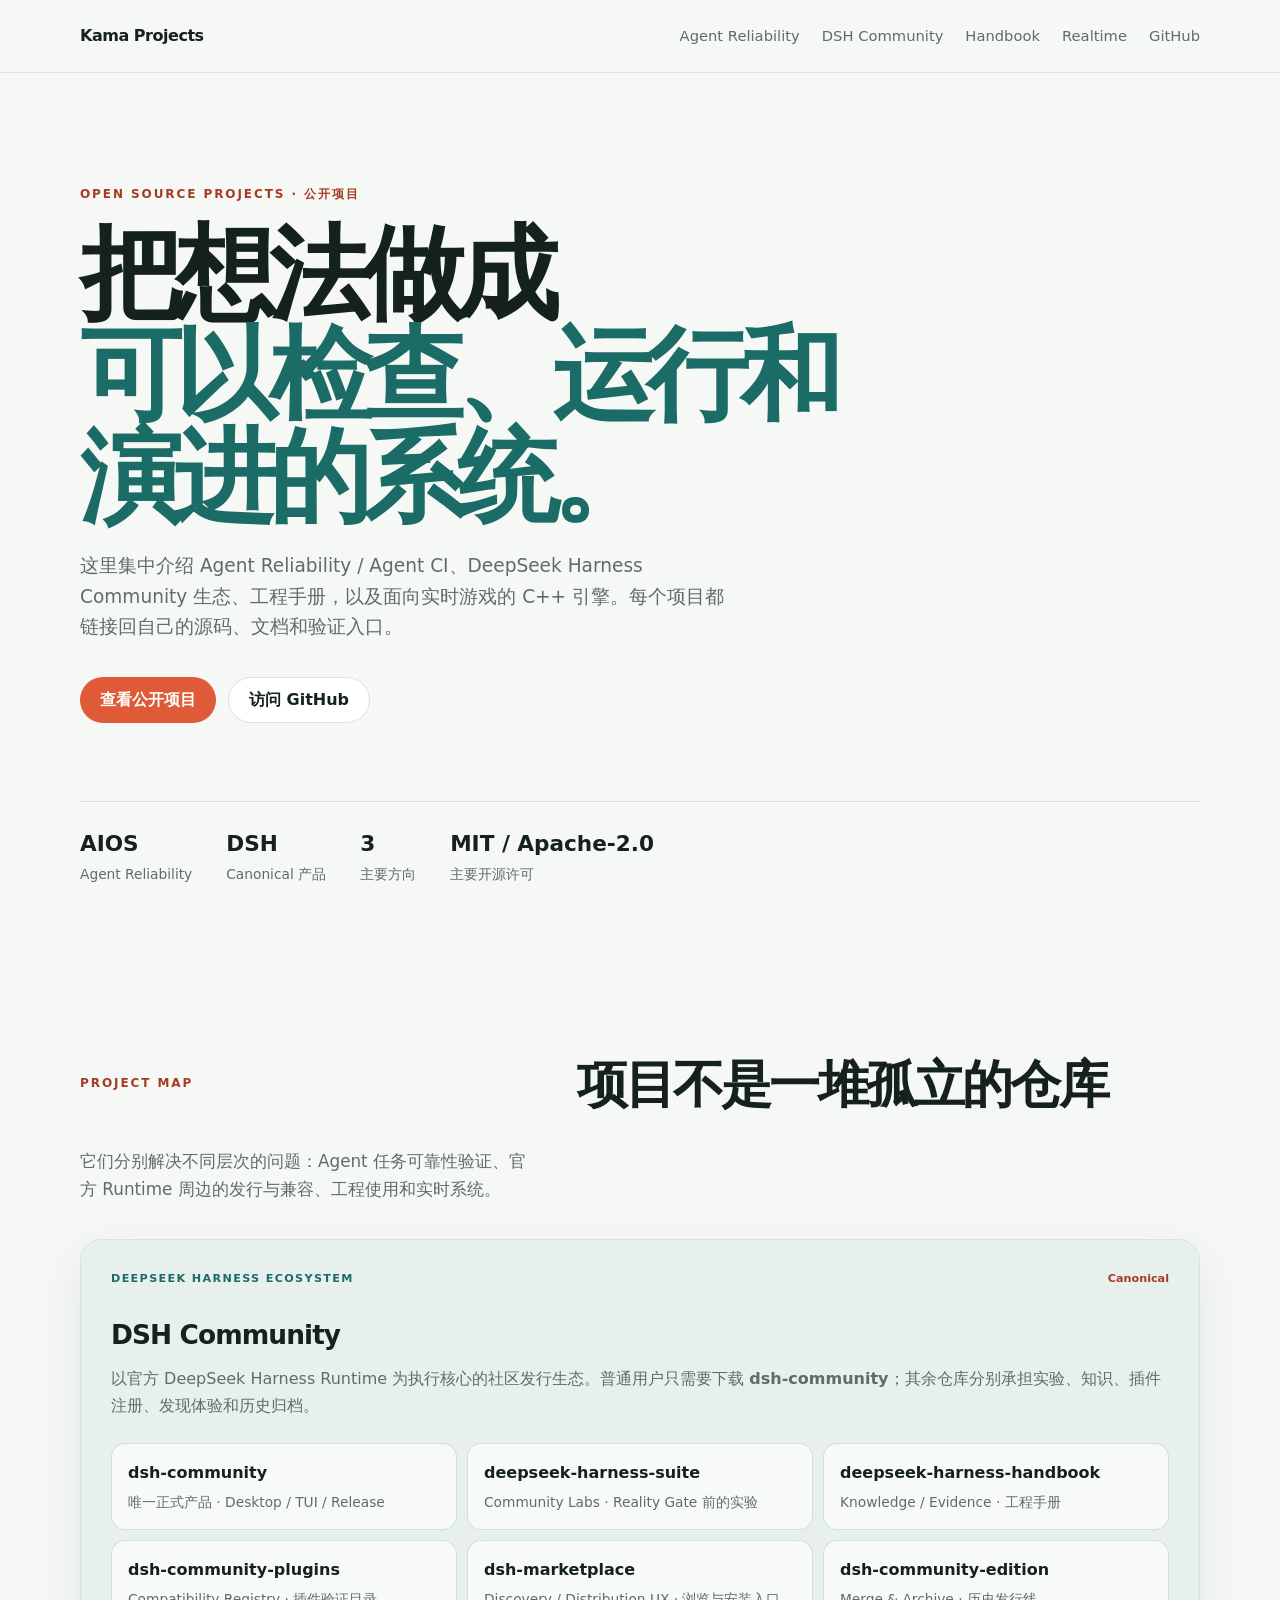
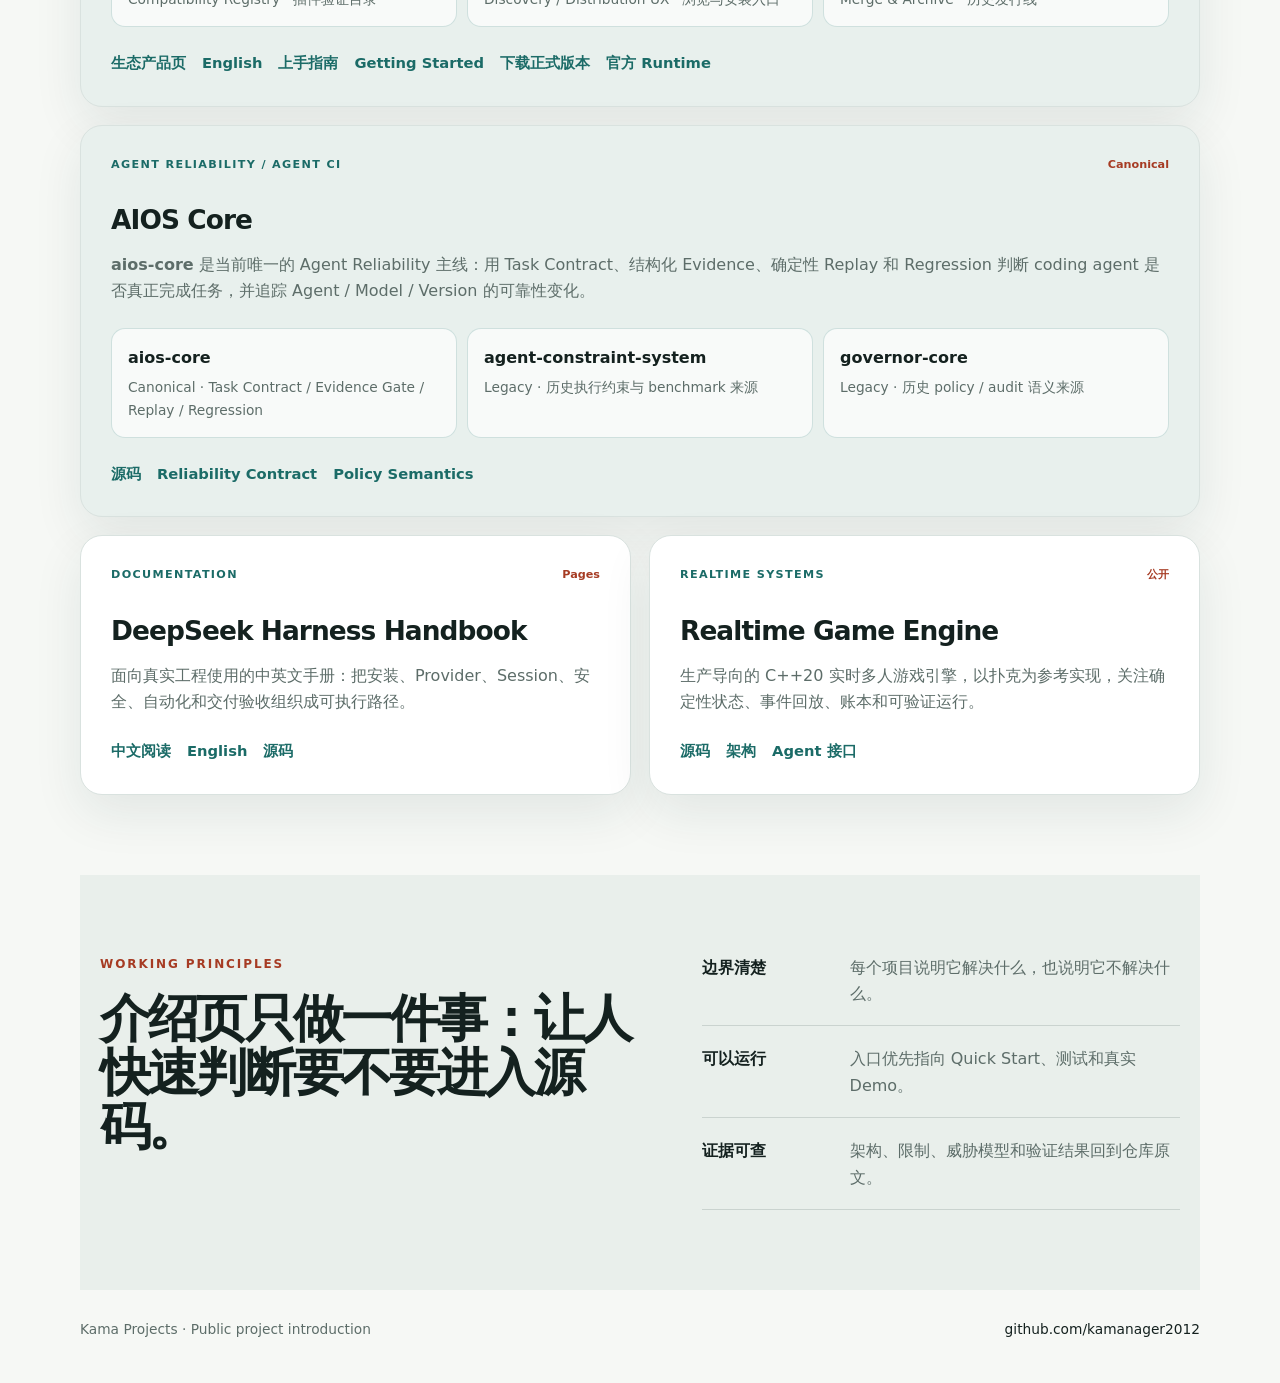
<file: index.html>
<!doctype html>
<html lang="zh-CN">
  <head>
    <meta charset="utf-8">
    <meta name="viewport" content="width=device-width, initial-scale=1">
    <meta name="description" content="Kama Projects：面向 Agent Reliability、DeepSeek Harness 和实时游戏系统的公开开源项目。">
    <title>Kama Projects · Open Source Systems</title>
    <link rel="stylesheet" href="styles.css">
  </head>
  <body>
    <header class="site-header">
      <nav class="nav shell" aria-label="主导航">
        <a class="brand" href="#top">Kama Projects</a>
        <div class="nav-links">
          <a href="#agent-reliability">Agent Reliability</a>
          <a href="#dsh-community">DSH Community</a>
          <a href="#handbook">Handbook</a>
          <a href="#realtime">Realtime</a>
          <a href="https://github.com/kamanager2012">GitHub</a>
        </div>
      </nav>
    </header>

    <main id="top">
      <section class="hero shell">
        <p class="eyebrow">OPEN SOURCE PROJECTS · 公开项目</p>
        <h1>把想法做成<br><span>可以检查、运行和演进的系统。</span></h1>
        <p class="hero-copy">
          这里集中介绍 Agent Reliability / Agent CI、DeepSeek Harness Community
          生态、工程手册，以及面向实时游戏的 C++ 引擎。每个项目都链接回自己的源码、文档和验证入口。
        </p>
        <div class="hero-actions">
          <a class="button button-primary" href="#projects">查看公开项目</a>
          <a class="button button-secondary" href="https://github.com/kamanager2012">访问 GitHub</a>
        </div>
        <div class="hero-facts" aria-label="项目概览">
          <div><strong>AIOS</strong><span>Agent Reliability</span></div>
          <div><strong>DSH</strong><span>Canonical 产品</span></div>
          <div><strong>3</strong><span>主要方向</span></div>
          <div><strong>MIT / Apache-2.0</strong><span>主要开源许可</span></div>
        </div>
      </section>

      <section class="section shell" id="projects">
        <div class="section-heading">
          <p class="eyebrow">PROJECT MAP</p>
          <h2>项目不是一堆孤立的仓库</h2>
          <p>它们分别解决不同层次的问题：Agent 任务可靠性验证、官方 Runtime 周边的发行与兼容、工程使用和实时系统。</p>
        </div>

        <div class="project-grid">
          <article class="project-card featured" id="dsh-community">
            <div class="card-topline"><span class="tag">DEEPSEEK HARNESS ECOSYSTEM</span><span class="status">Canonical</span></div>
            <h3>DSH Community</h3>
            <p>以官方 DeepSeek Harness Runtime 为执行核心的社区发行生态。普通用户只需要下载 <strong>dsh-community</strong>；其余仓库分别承担实验、知识、插件注册、发现体验和历史归档。</p>
            <div class="stack-map">
              <a href="https://github.com/kamanager2012/dsh-community"><strong>dsh-community</strong><span>唯一正式产品 · Desktop / TUI / Release</span></a>
              <a href="https://github.com/kamanager2012/deepseek-harness-suite"><strong>deepseek-harness-suite</strong><span>Community Labs · Reality Gate 前的实验</span></a>
              <a href="https://github.com/kamanager2012/deepseek-harness-handbook"><strong>deepseek-harness-handbook</strong><span>Knowledge / Evidence · 工程手册</span></a>
              <a href="https://github.com/kamanager2012/dsh-community-plugins"><strong>dsh-community-plugins</strong><span>Compatibility Registry · 插件验证目录</span></a>
              <a href="https://github.com/kamanager2012/dsh-marketplace"><strong>dsh-marketplace</strong><span>Discovery / Distribution UX · 浏览与安装入口</span></a>
              <a href="https://github.com/kamanager2012/dsh-community-edition"><strong>dsh-community-edition</strong><span>Merge &amp; Archive · 历史发行线</span></a>
            </div>
            <div class="card-links">
              <a href="dsh-community.html">生态产品页</a>
              <a href="dsh-community.en.html">English</a>
              <a href="https://github.com/kamanager2012/dsh-community/blob/main/docs/getting-started.md">上手指南</a>
              <a href="https://github.com/kamanager2012/dsh-community/blob/main/docs/getting-started.en.md">Getting Started</a>
              <a href="https://github.com/kamanager2012/dsh-community/releases/latest">下载正式版本</a>
              <a href="https://github.com/deepseek-ai/deepseek-harness">官方 Runtime</a>
            </div>
          </article>

          <article class="project-card featured" id="agent-reliability">
            <div class="card-topline"><span class="tag">AGENT RELIABILITY / AGENT CI</span><span class="status">Canonical</span></div>
            <h3>AIOS Core</h3>
            <p><strong>aios-core</strong> 是当前唯一的 Agent Reliability 主线：用 Task Contract、结构化 Evidence、确定性 Replay 和 Regression 判断 coding agent 是否真正完成任务，并追踪 Agent / Model / Version 的可靠性变化。</p>
            <div class="stack-map">
              <a href="https://github.com/kamanager2012/aios-core"><strong>aios-core</strong><span>Canonical · Task Contract / Evidence Gate / Replay / Regression</span></a>
              <a href="https://github.com/kamanager2012/agent-constraint-system"><strong>agent-constraint-system</strong><span>Legacy · 历史执行约束与 benchmark 来源</span></a>
              <a href="https://github.com/kamanager2012/governor-core"><strong>governor-core</strong><span>Legacy · 历史 policy / audit 语义来源</span></a>
            </div>
            <div class="card-links">
              <a href="https://github.com/kamanager2012/aios-core">源码</a>
              <a href="https://github.com/kamanager2012/aios-core#reliability-contract">Reliability Contract</a>
              <a href="https://github.com/kamanager2012/aios-core#canonical-policy-semantics">Policy Semantics</a>
            </div>
          </article>

          <article class="project-card" id="handbook">
            <div class="card-topline"><span class="tag">DOCUMENTATION</span><span class="status">Pages</span></div>
            <h3>DeepSeek Harness Handbook</h3>
            <p>面向真实工程使用的中英文手册：把安装、Provider、Session、安全、自动化和交付验收组织成可执行路径。</p>
            <div class="card-links">
              <a href="https://kamanager2012.github.io/deepseek-harness-handbook/">中文阅读</a>
              <a href="https://kamanager2012.github.io/deepseek-harness-handbook/en/">English</a>
              <a href="https://github.com/kamanager2012/deepseek-harness-handbook">源码</a>
            </div>
          </article>

          <article class="project-card" id="realtime">
            <div class="card-topline"><span class="tag">REALTIME SYSTEMS</span><span class="status">公开</span></div>
            <h3>Realtime Game Engine</h3>
            <p>生产导向的 C++20 实时多人游戏引擎，以扑克为参考实现，关注确定性状态、事件回放、账本和可验证运行。</p>
            <div class="card-links">
              <a href="https://github.com/kamanager2012/realtime-game-engine">源码</a>
              <a href="https://github.com/kamanager2012/realtime-game-engine/blob/main/docs/ARCHITECTURE.md">架构</a>
              <a href="https://github.com/kamanager2012/realtime-game-engine/blob/main/docs/ai-agent.md">Agent 接口</a>
            </div>
          </article>
        </div>
      </section>

      <section class="section section-muted shell">
        <div class="principles">
          <div>
            <p class="eyebrow">WORKING PRINCIPLES</p>
            <h2>介绍页只做一件事：让人快速判断要不要进入源码。</h2>
          </div>
          <div class="principle-list">
            <div><strong>边界清楚</strong><span>每个项目说明它解决什么，也说明它不解决什么。</span></div>
            <div><strong>可以运行</strong><span>入口优先指向 Quick Start、测试和真实 Demo。</span></div>
            <div><strong>证据可查</strong><span>架构、限制、威胁模型和验证结果回到仓库原文。</span></div>
          </div>
        </div>
      </section>
    </main>

    <footer class="site-footer shell">
      <span>Kama Projects · Public project introduction</span>
      <a href="https://github.com/kamanager2012">github.com/kamanager2012</a>
    </footer>
  </body>
</html>
</file>
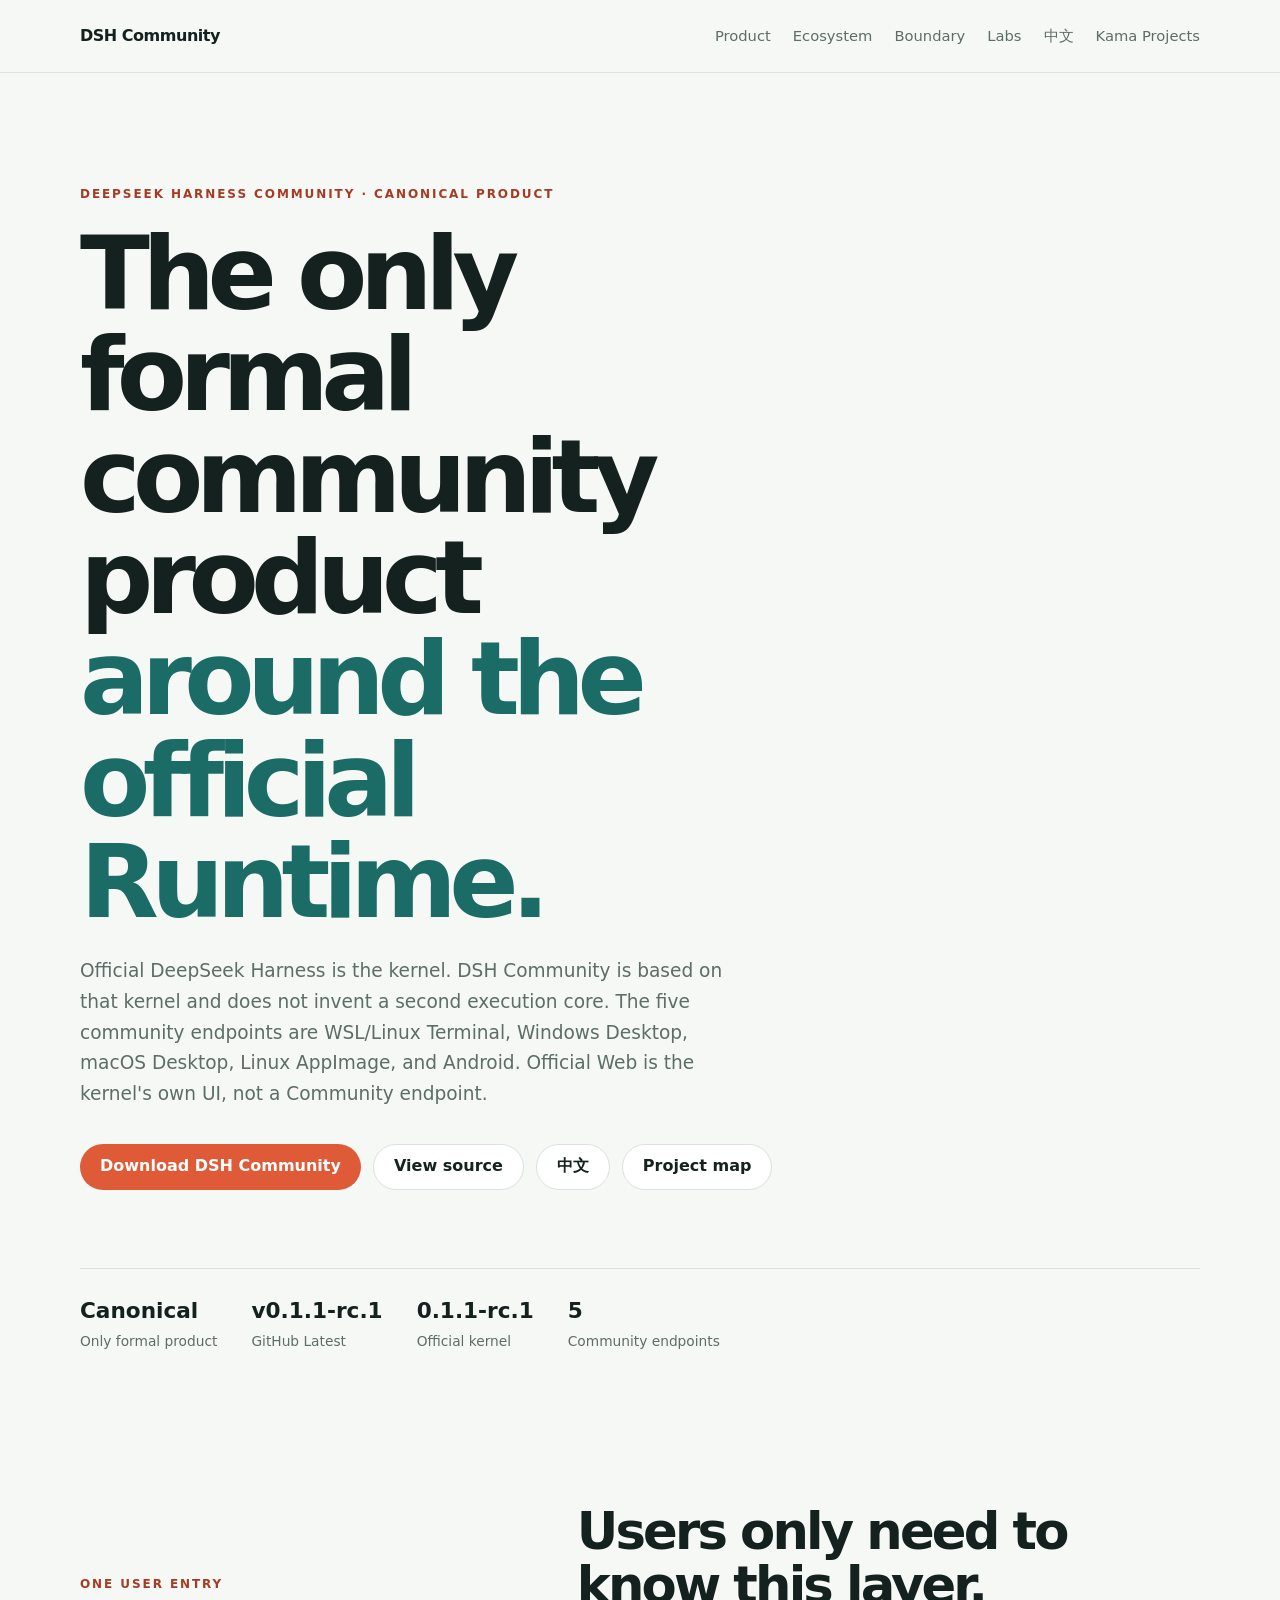
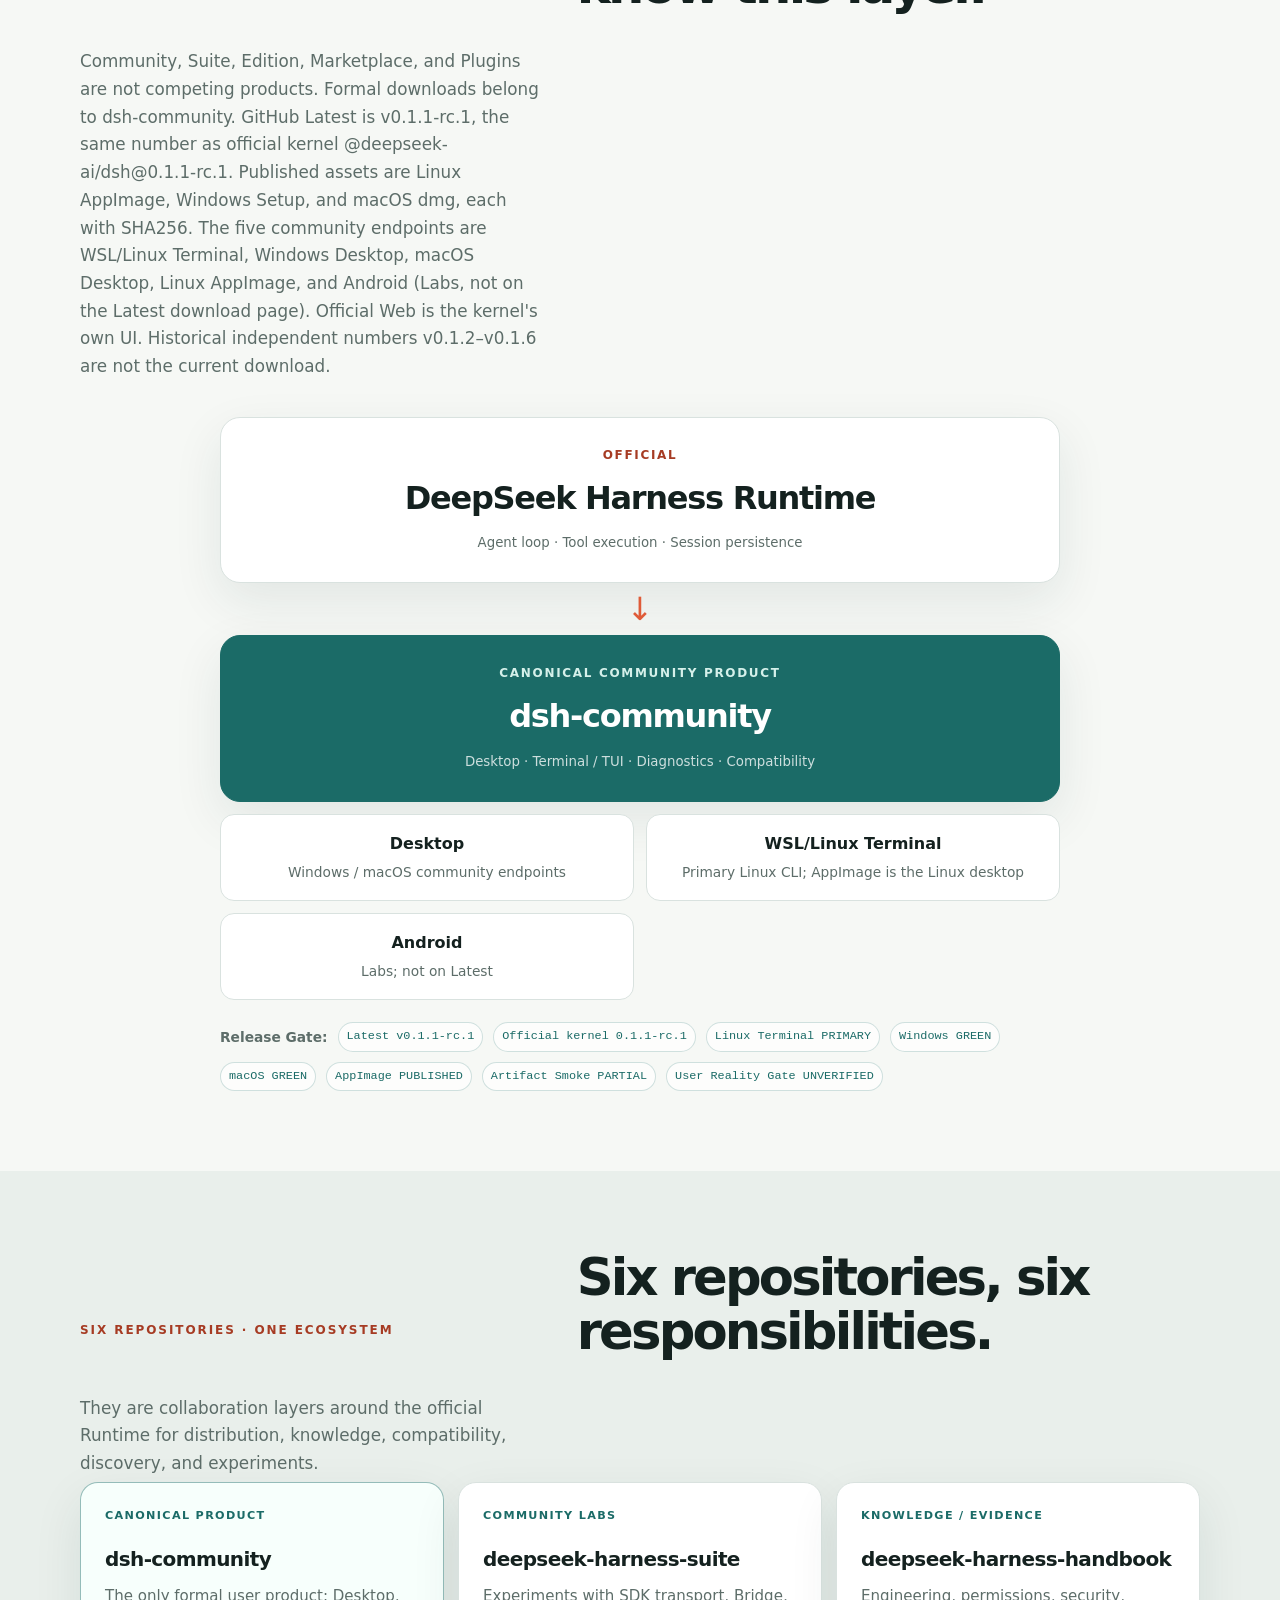
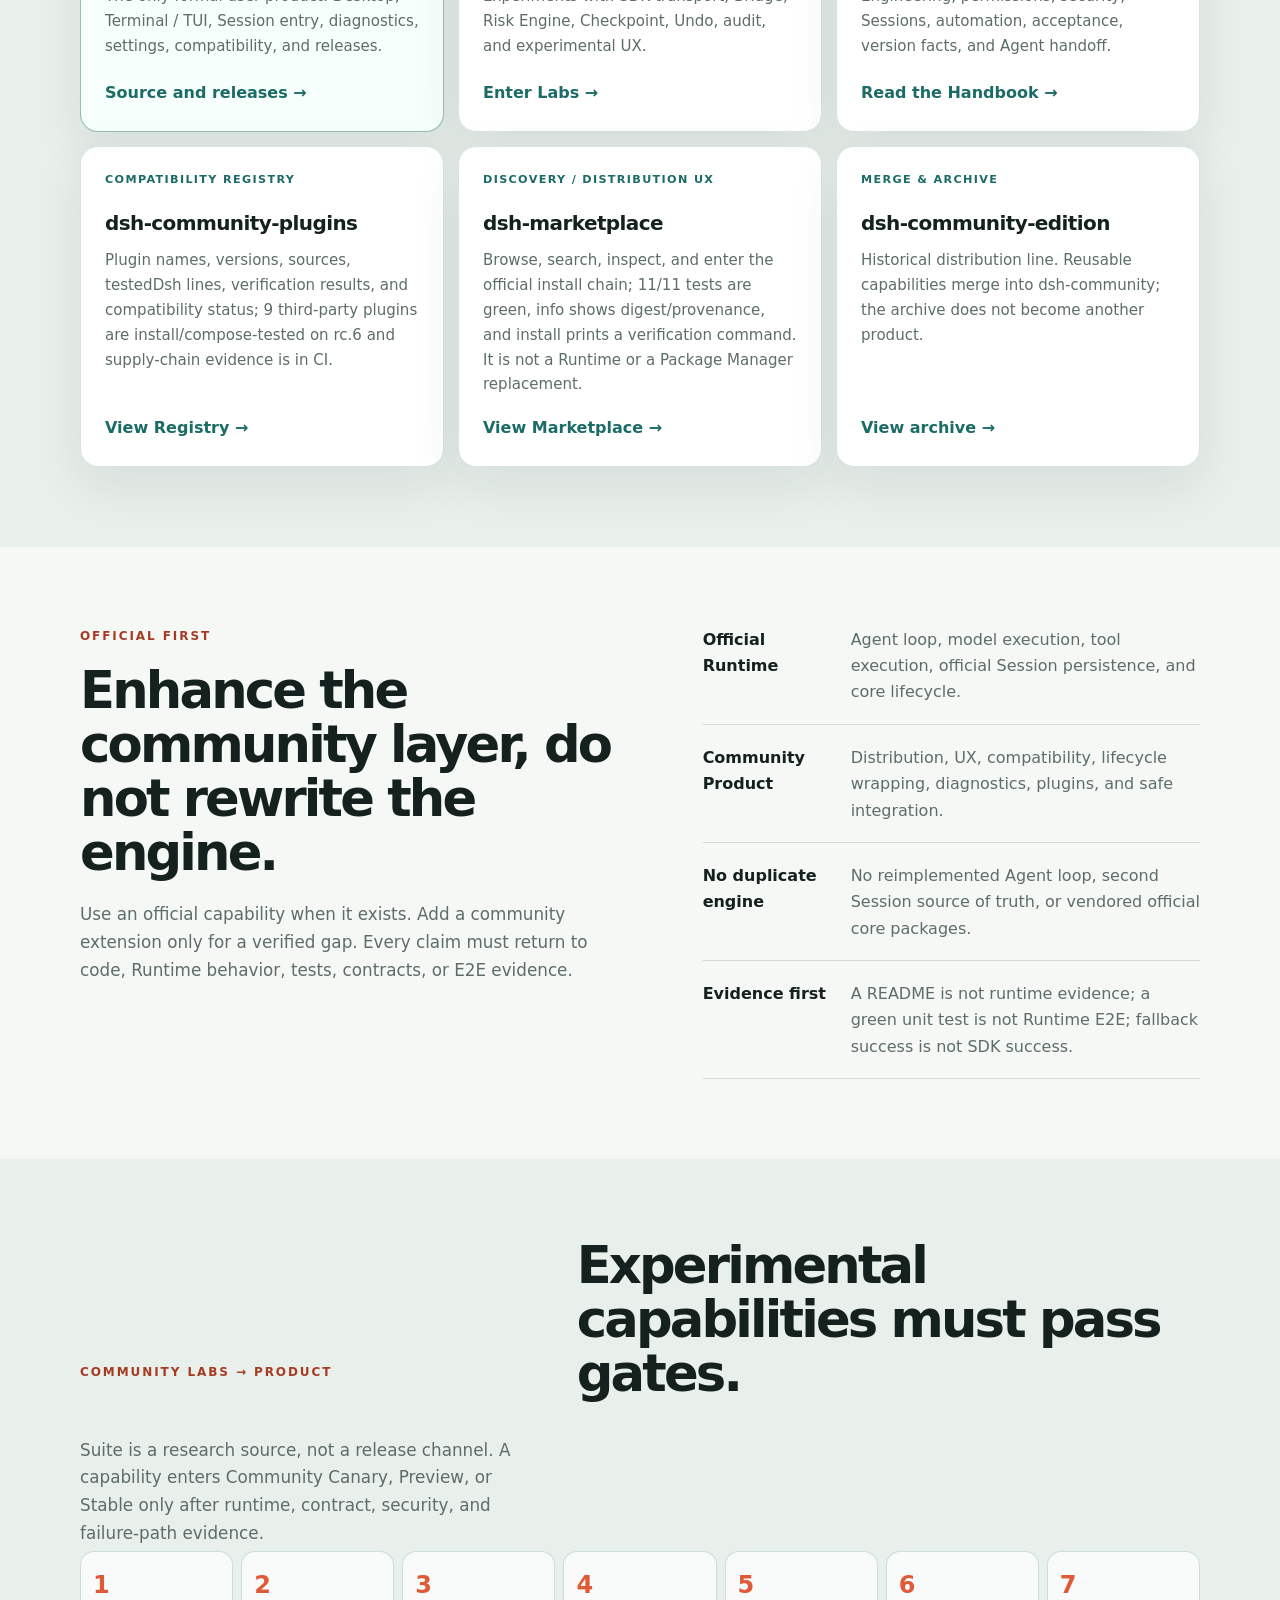
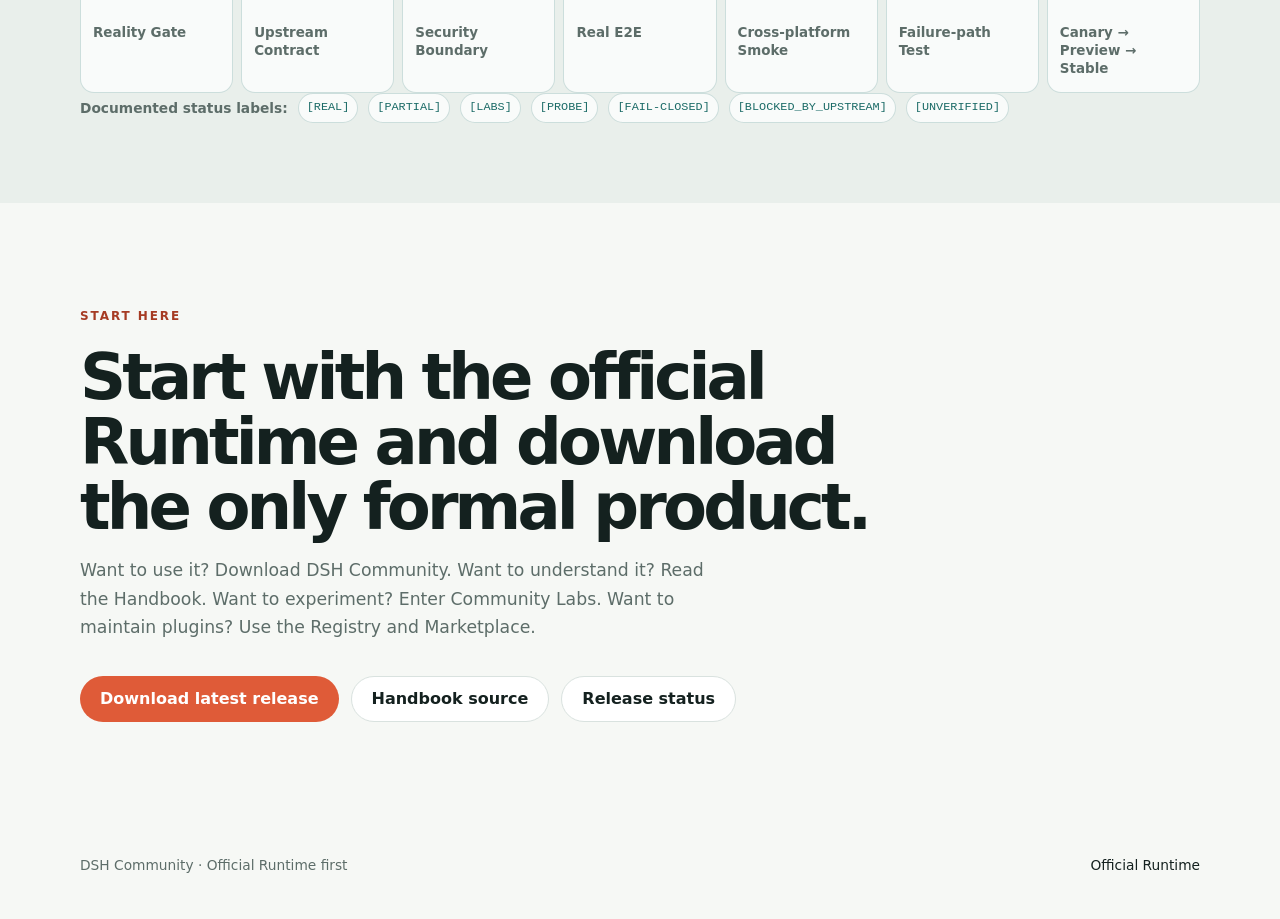
<file: dsh-community.en.html>
<!doctype html>
<html lang="en">
  <head>
    <meta charset="utf-8">
    <meta name="viewport" content="width=device-width, initial-scale=1">
    <meta name="description" content="DSH Community: the canonical community product around the official DeepSeek Harness Runtime.">
    <title>DSH Community · Canonical Product</title>
    <link rel="stylesheet" href="styles.css">
  </head>
  <body>
    <header class="site-header">
      <nav class="nav shell" aria-label="Main navigation">
        <a class="brand" href="dsh-community.en.html">DSH Community</a>
        <div class="nav-links">
          <a href="#product">Product</a>
          <a href="#ecosystem">Ecosystem</a>
          <a href="#boundary">Boundary</a>
          <a href="#labs">Labs</a>
          <a href="dsh-community.html">中文</a>
          <a href="index.html">Kama Projects</a>
        </div>
      </nav>
    </header>

    <main id="top">
      <section class="hero product-hero shell">
        <p class="eyebrow">DEEPSEEK HARNESS COMMUNITY · CANONICAL PRODUCT</p>
        <h1>The only formal community product<br><span>around the official Runtime.</span></h1>
        <p class="hero-copy">
          Official DeepSeek Harness is the kernel. DSH Community is based on that kernel
          and does not invent a second execution core. The five community endpoints are
          WSL/Linux Terminal, Windows Desktop, macOS Desktop, Linux AppImage, and Android.
          Official Web is the kernel's own UI, not a Community endpoint.
        </p>
        <div class="hero-actions">
          <a class="button button-primary" href="https://github.com/kamanager2012/dsh-community/releases/latest">Download DSH Community</a>
          <a class="button button-secondary" href="https://github.com/kamanager2012/dsh-community">View source</a>
          <a class="button button-secondary" href="dsh-community.html">中文</a>
          <a class="button button-secondary" href="index.html#dsh-community">Project map</a>
        </div>
        <div class="hero-facts" aria-label="Product overview">
          <div><strong>Canonical</strong><span>Only formal product</span></div>
          <div><strong data-release="latestTag">v0.1.1-rc.1</strong><span>GitHub Latest</span></div>
          <div><strong data-release="kernel">0.1.1-rc.1</strong><span>Official kernel</span></div>
          <div><strong>5</strong><span>Community endpoints</span></div>
        </div>
      </section>

      <section class="section shell" id="product">
        <div class="section-heading">
          <p class="eyebrow">ONE USER ENTRY</p>
          <h2>Users only need to know this layer.</h2>
          <p>Community, Suite, Edition, Marketplace, and Plugins are not competing products. Formal downloads belong to dsh-community. GitHub Latest is v0.1.1-rc.1, the same number as official kernel @deepseek-ai/dsh@0.1.1-rc.1. Published assets are Linux AppImage, Windows Setup, and macOS dmg, each with SHA256. The five community endpoints are WSL/Linux Terminal, Windows Desktop, macOS Desktop, Linux AppImage, and Android (Labs, not on the Latest download page). Official Web is the kernel's own UI. Historical independent numbers v0.1.2–v0.1.6 are not the current download.</p>
        </div>
        <div class="product-flow">
          <div class="flow-node flow-runtime"><span>Official</span><strong>DeepSeek Harness Runtime</strong><small>Agent loop · Tool execution · Session persistence</small></div>
          <div class="flow-arrow" aria-hidden="true">↓</div>
          <div class="flow-node flow-community"><span>Canonical community product</span><strong>dsh-community</strong><small>Desktop · Terminal / TUI · Diagnostics · Compatibility</small></div>
          <div class="flow-outputs">
            <div><strong>Desktop</strong><span>Windows / macOS community endpoints</span></div>
            <div><strong>WSL/Linux Terminal</strong><span>Primary Linux CLI; AppImage is the Linux desktop</span></div>
            <div><strong>Android</strong><span>Labs; not on Latest</span></div>
          </div>
          <div class="status-note">
            <strong>Release Gate:</strong>
            <span>Latest v0.1.1-rc.1</span><span>Official kernel 0.1.1-rc.1</span><span>Linux Terminal PRIMARY</span><span>Windows GREEN</span><span>macOS GREEN</span><span>AppImage PUBLISHED</span><span>Artifact Smoke PARTIAL</span><span>User Reality Gate UNVERIFIED</span>
          </div>
        </div>
      </section>

      <section class="section section-muted" id="ecosystem">
        <div class="section-heading">
          <p class="eyebrow">SIX REPOSITORIES · ONE ECOSYSTEM</p>
          <h2>Six repositories, six responsibilities.</h2>
          <p>They are collaboration layers around the official Runtime for distribution, knowledge, compatibility, discovery, and experiments.</p>
        </div>
        <div class="ecosystem-grid">
          <article class="ecosystem-card ecosystem-card-primary">
            <span class="tag">CANONICAL PRODUCT</span>
            <h3>dsh-community</h3>
            <p>The only formal user product: Desktop, Terminal / TUI, Session entry, diagnostics, settings, compatibility, and releases.</p>
            <a href="https://github.com/kamanager2012/dsh-community">Source and releases →</a>
          </article>
          <article class="ecosystem-card">
            <span class="tag">COMMUNITY LABS</span>
            <h3>deepseek-harness-suite</h3>
            <p>Experiments with SDK transport, Bridge, Risk Engine, Checkpoint, Undo, audit, and experimental UX.</p>
            <a href="https://github.com/kamanager2012/deepseek-harness-suite">Enter Labs →</a>
          </article>
          <article class="ecosystem-card">
            <span class="tag">KNOWLEDGE / EVIDENCE</span>
            <h3>deepseek-harness-handbook</h3>
            <p>Engineering, permissions, security, Sessions, automation, acceptance, version facts, and Agent handoff.</p>
            <a href="https://kamanager2012.github.io/deepseek-harness-handbook/en/">Read the Handbook →</a>
          </article>
          <article class="ecosystem-card">
            <span class="tag">COMPATIBILITY REGISTRY</span>
            <h3>dsh-community-plugins</h3>
            <p>Plugin names, versions, sources, testedDsh lines, verification results, and compatibility status; 9 third-party plugins are install/compose-tested on rc.6 and supply-chain evidence is in CI.</p>
            <a href="https://github.com/kamanager2012/dsh-community-plugins">View Registry →</a>
          </article>
          <article class="ecosystem-card">
            <span class="tag">DISCOVERY / DISTRIBUTION UX</span>
            <h3>dsh-marketplace</h3>
            <p>Browse, search, inspect, and enter the official install chain; 11/11 tests are green, info shows digest/provenance, and install prints a verification command. It is not a Runtime or a Package Manager replacement.</p>
            <a href="https://github.com/kamanager2012/dsh-marketplace">View Marketplace →</a>
          </article>
          <article class="ecosystem-card">
            <span class="tag">MERGE &amp; ARCHIVE</span>
            <h3>dsh-community-edition</h3>
            <p>Historical distribution line. Reusable capabilities merge into dsh-community; the archive does not become another product.</p>
            <a href="https://github.com/kamanager2012/dsh-community-edition">View archive →</a>
          </article>
        </div>
      </section>

      <section class="section shell" id="boundary">
        <div class="principles product-boundary">
          <div>
            <p class="eyebrow">OFFICIAL FIRST</p>
            <h2>Enhance the community layer, do not rewrite the engine.</h2>
            <p class="boundary-lead">Use an official capability when it exists. Add a community extension only for a verified gap. Every claim must return to code, Runtime behavior, tests, contracts, or E2E evidence.</p>
          </div>
          <div class="principle-list">
            <div><strong>Official Runtime</strong><span>Agent loop, model execution, tool execution, official Session persistence, and core lifecycle.</span></div>
            <div><strong>Community Product</strong><span>Distribution, UX, compatibility, lifecycle wrapping, diagnostics, plugins, and safe integration.</span></div>
            <div><strong>No duplicate engine</strong><span>No reimplemented Agent loop, second Session source of truth, or vendored official core packages.</span></div>
            <div><strong>Evidence first</strong><span>A README is not runtime evidence; a green unit test is not Runtime E2E; fallback success is not SDK success.</span></div>
          </div>
        </div>
      </section>

      <section class="section section-muted" id="labs">
        <div class="section-heading">
          <p class="eyebrow">COMMUNITY LABS → PRODUCT</p>
          <h2>Experimental capabilities must pass gates.</h2>
          <p>Suite is a research source, not a release channel. A capability enters Community Canary, Preview, or Stable only after runtime, contract, security, and failure-path evidence.</p>
        </div>
        <div class="gate-flow" aria-label="Labs promotion flow">
          <div><strong>1</strong><span>Reality Gate</span></div>
          <div><strong>2</strong><span>Upstream Contract</span></div>
          <div><strong>3</strong><span>Security Boundary</span></div>
          <div><strong>4</strong><span>Real E2E</span></div>
          <div><strong>5</strong><span>Cross-platform Smoke</span></div>
          <div><strong>6</strong><span>Failure-path Test</span></div>
          <div><strong>7</strong><span>Canary → Preview → Stable</span></div>
        </div>
        <div class="status-note">
          <strong>Documented status labels:</strong>
          <span>[REAL]</span><span>[PARTIAL]</span><span>[LABS]</span><span>[PROBE]</span><span>[FAIL-CLOSED]</span><span>[BLOCKED_BY_UPSTREAM]</span><span>[UNVERIFIED]</span>
        </div>
      </section>

      <section class="section product-cta shell">
        <p class="eyebrow">START HERE</p>
        <h2>Start with the official Runtime and download the only formal product.</h2>
        <p>Want to use it? Download DSH Community. Want to understand it? Read the Handbook. Want to experiment? Enter Community Labs. Want to maintain plugins? Use the Registry and Marketplace.</p>
        <div class="hero-actions">
          <a class="button button-primary" href="https://github.com/kamanager2012/dsh-community/releases/latest">Download latest release</a>
          <a class="button button-secondary" href="https://github.com/kamanager2012/deepseek-harness-handbook">Handbook source</a>
          <a class="button button-secondary" href="https://kamanager2012.github.io/deepseek-harness-handbook/en/11-operations/community-release-status/">Release status</a>
        </div>
      </section>
    </main>

    <footer class="site-footer shell">
      <span>DSH Community · Official Runtime first</span>
      <a href="https://github.com/deepseek-ai/deepseek-harness">Official Runtime</a>
    </footer>
    <script src="current-release.js"></script>
  </body>
</html>
</file>
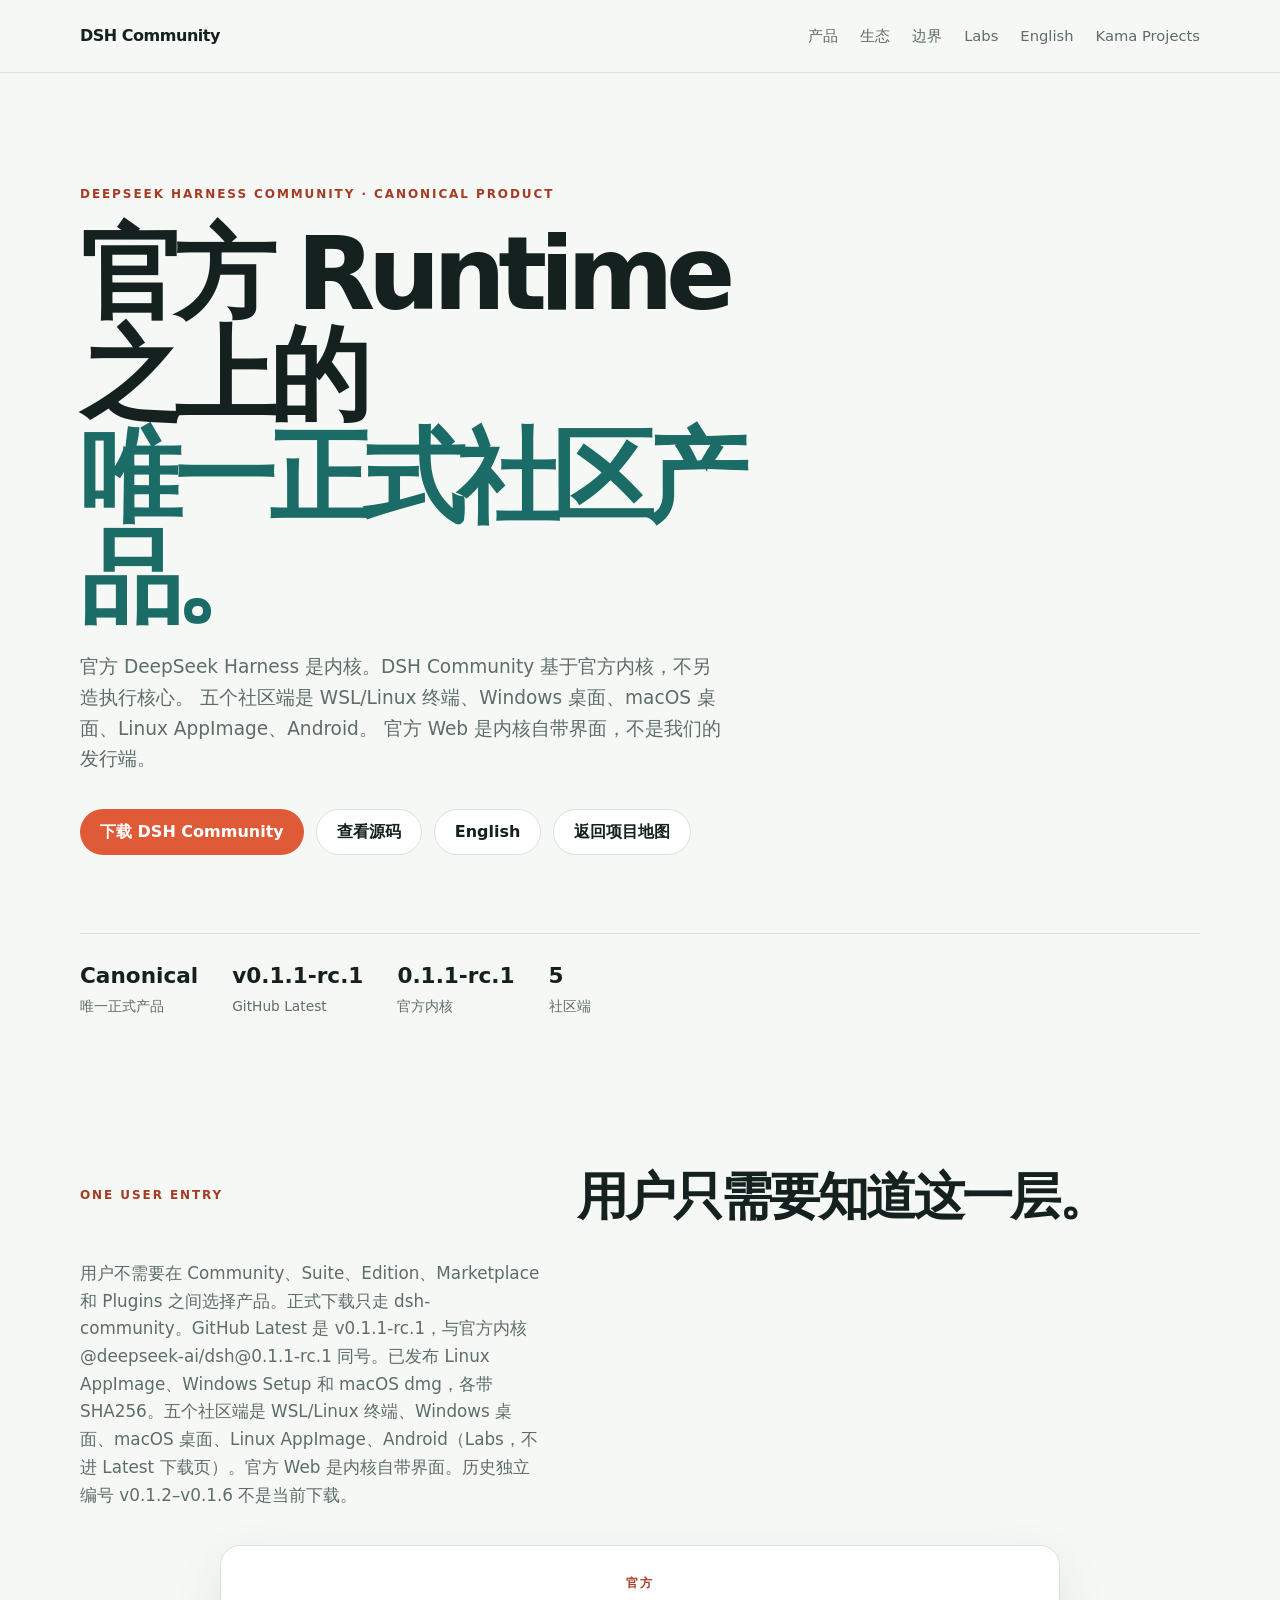
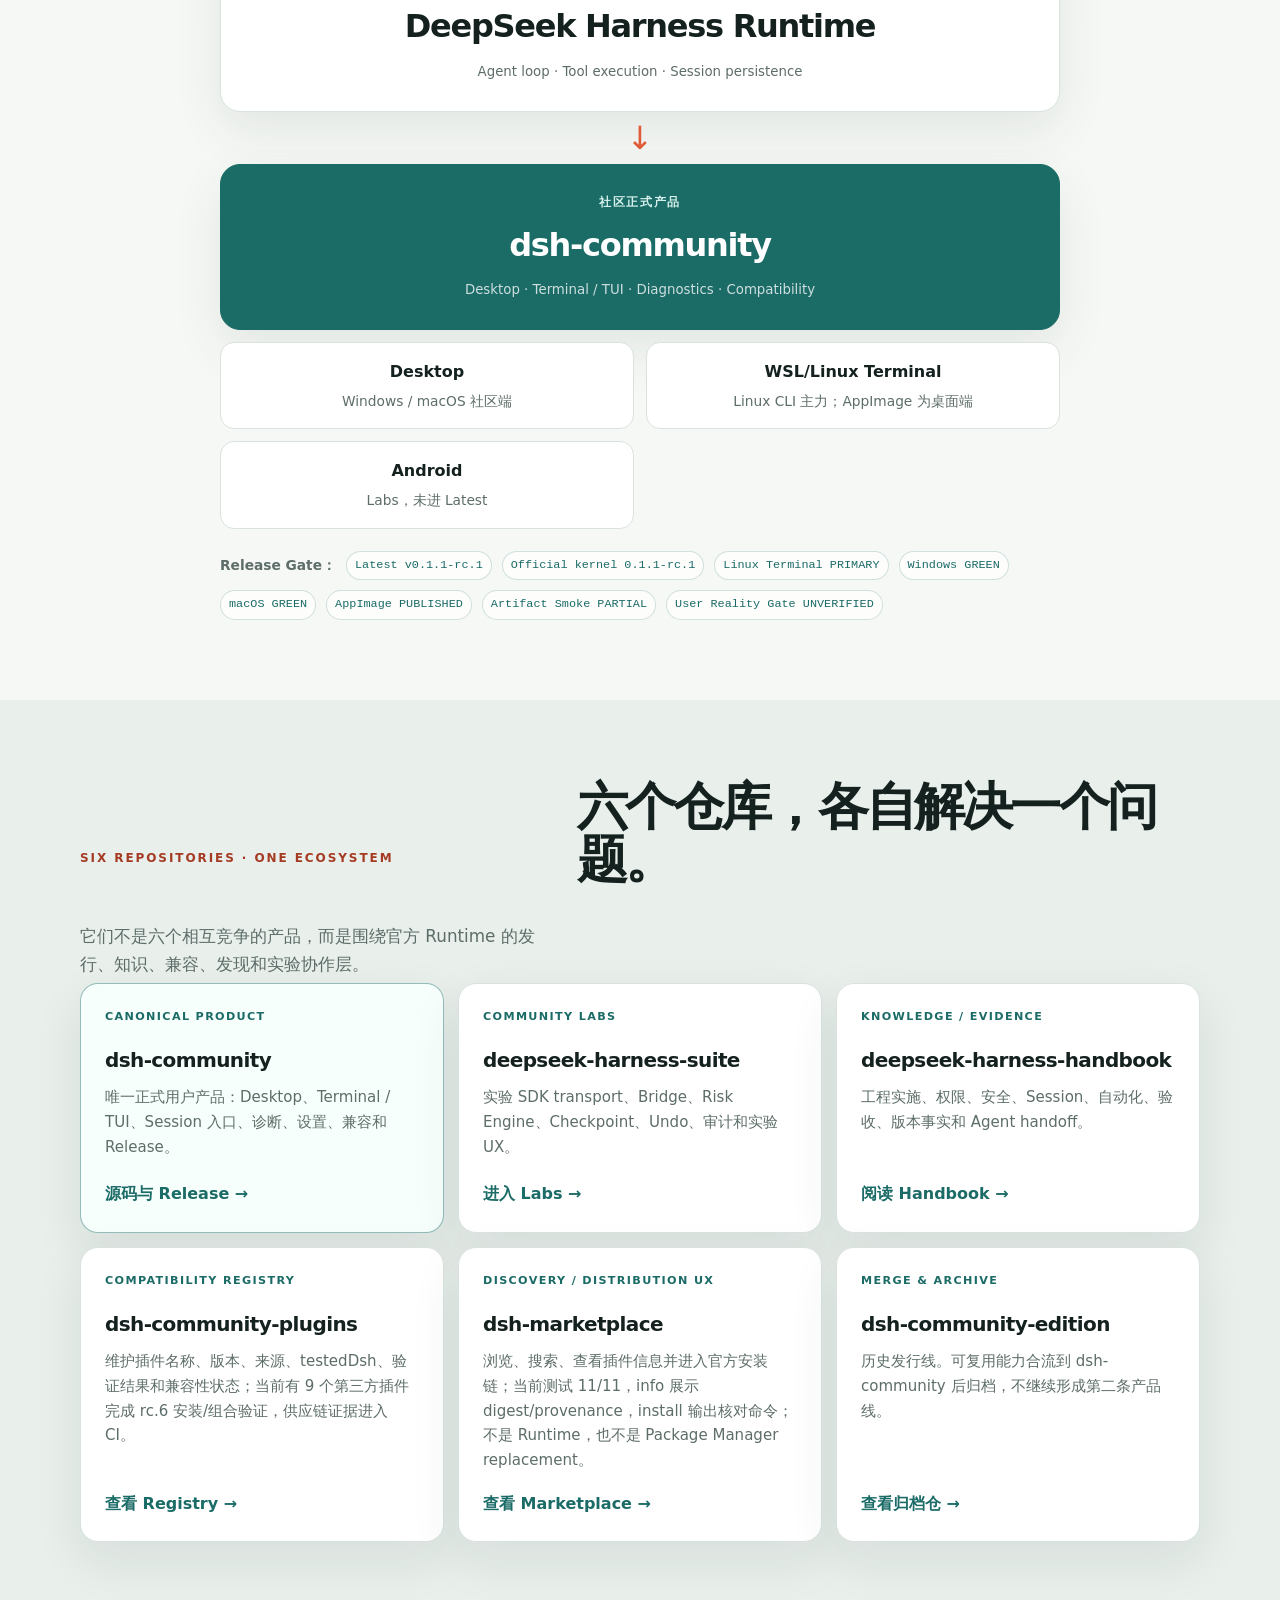
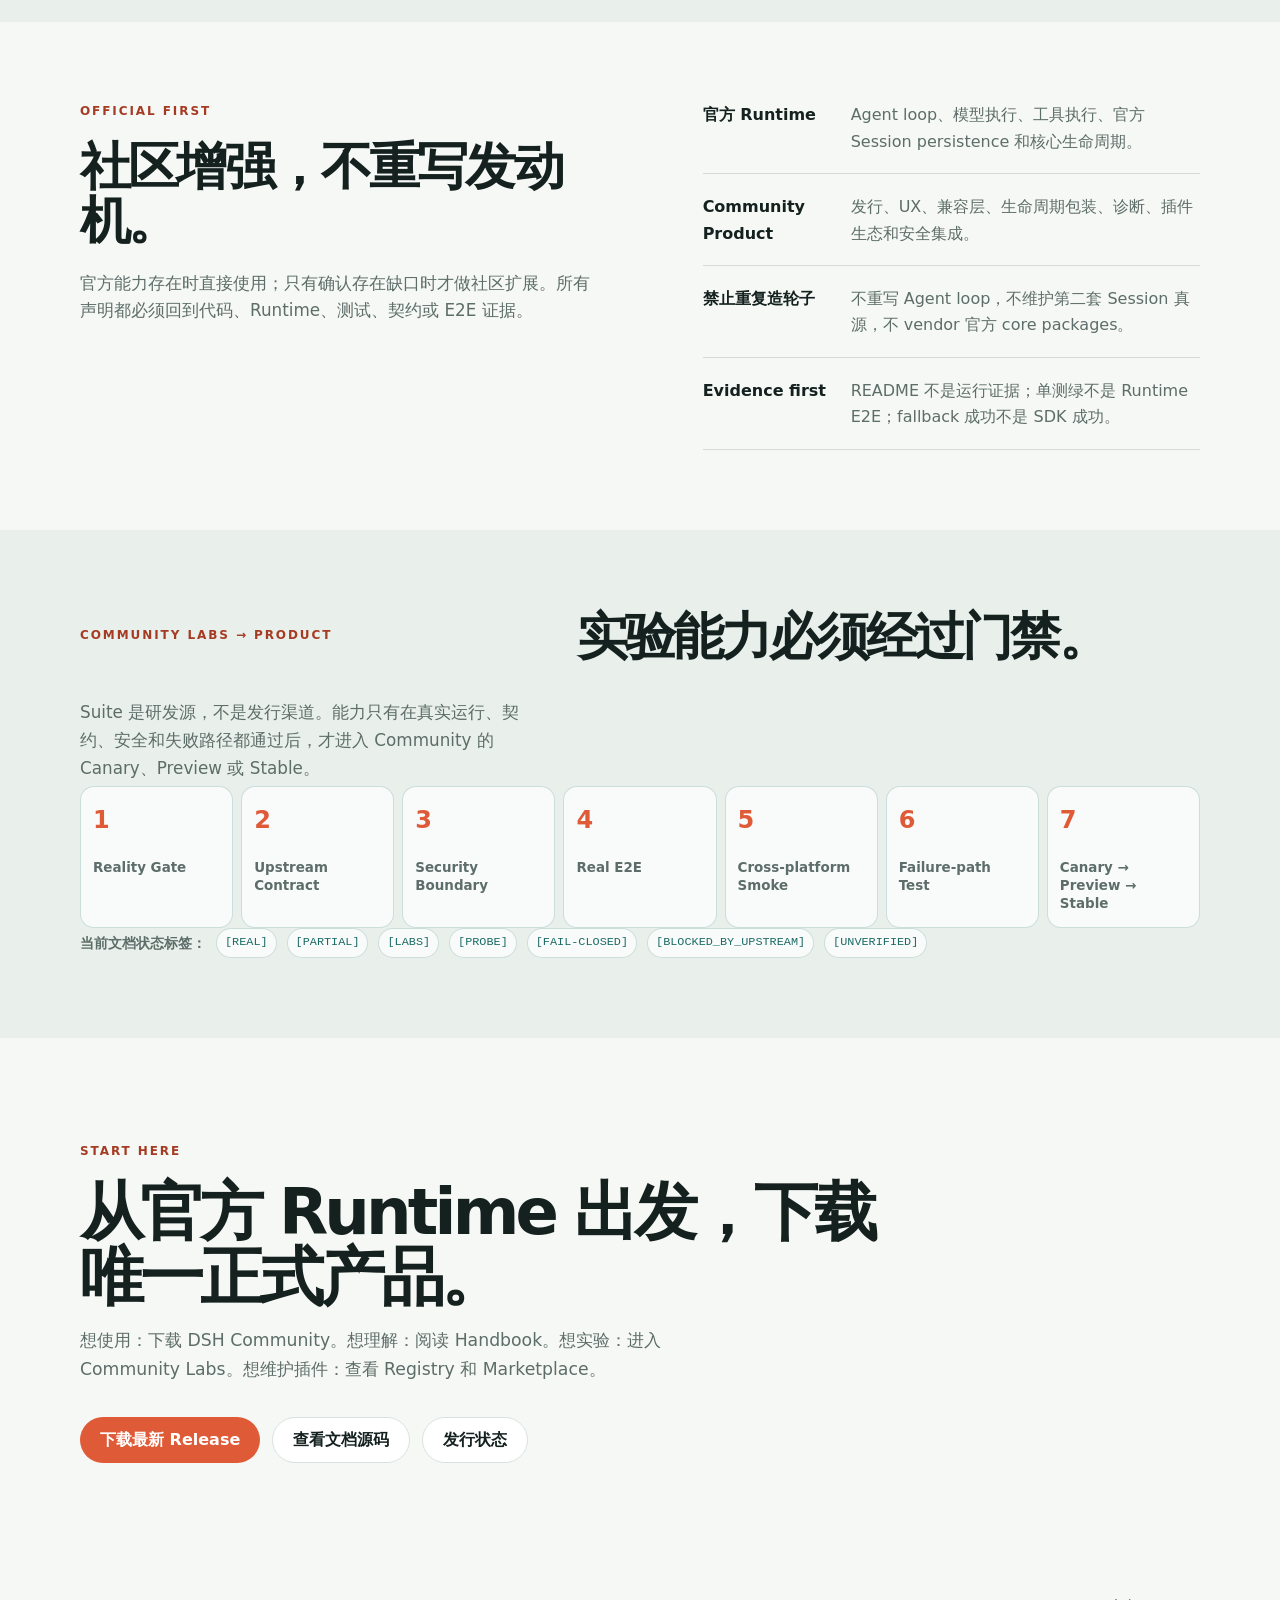
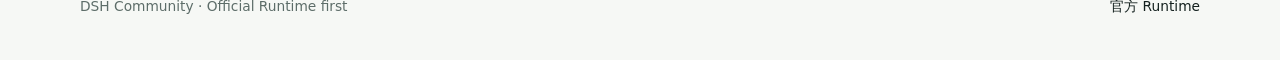
<file: dsh-community.html>
<!doctype html>
<html lang="zh-CN">
  <head>
    <meta charset="utf-8">
    <meta name="viewport" content="width=device-width, initial-scale=1">
    <meta name="description" content="DSH Community：以官方 DeepSeek Harness Runtime 为核心的唯一正式社区产品与生态说明。">
    <title>DSH Community · Canonical Product</title>
    <link rel="stylesheet" href="styles.css">
  </head>
  <body>
    <header class="site-header">
      <nav class="nav shell" aria-label="主导航">
        <a class="brand" href="dsh-community.html">DSH Community</a>
        <div class="nav-links">
          <a href="#product">产品</a>
          <a href="#ecosystem">生态</a>
          <a href="#boundary">边界</a>
          <a href="#labs">Labs</a>
          <a href="dsh-community.en.html">English</a>
          <a href="index.html">Kama Projects</a>
        </div>
      </nav>
    </header>

    <main id="top">
      <section class="hero product-hero shell">
        <p class="eyebrow">DEEPSEEK HARNESS COMMUNITY · CANONICAL PRODUCT</p>
        <h1>官方 Runtime 之上的<br><span>唯一正式社区产品。</span></h1>
        <p class="hero-copy">
          官方 DeepSeek Harness 是内核。DSH Community 基于官方内核，不另造执行核心。
          五个社区端是 WSL/Linux 终端、Windows 桌面、macOS 桌面、Linux AppImage、Android。
          官方 Web 是内核自带界面，不是我们的发行端。
        </p>
        <div class="hero-actions">
          <a class="button button-primary" href="https://github.com/kamanager2012/dsh-community/releases/latest">下载 DSH Community</a>
          <a class="button button-secondary" href="https://github.com/kamanager2012/dsh-community">查看源码</a>
          <a class="button button-secondary" href="dsh-community.en.html">English</a>
          <a class="button button-secondary" href="index.html#dsh-community">返回项目地图</a>
        </div>
        <div class="hero-facts" aria-label="产品概览">
          <div><strong>Canonical</strong><span>唯一正式产品</span></div>
          <div><strong data-release="latestTag">v0.1.1-rc.1</strong><span>GitHub Latest</span></div>
          <div><strong data-release="kernel">0.1.1-rc.1</strong><span>官方内核</span></div>
          <div><strong>5</strong><span>社区端</span></div>
        </div>
      </section>

      <section class="section shell" id="product">
        <div class="section-heading">
          <p class="eyebrow">ONE USER ENTRY</p>
          <h2>用户只需要知道这一层。</h2>
          <p>用户不需要在 Community、Suite、Edition、Marketplace 和 Plugins 之间选择产品。正式下载只走 dsh-community。GitHub Latest 是 v0.1.1-rc.1，与官方内核 @deepseek-ai/dsh@0.1.1-rc.1 同号。已发布 Linux AppImage、Windows Setup 和 macOS dmg，各带 SHA256。五个社区端是 WSL/Linux 终端、Windows 桌面、macOS 桌面、Linux AppImage、Android（Labs，不进 Latest 下载页）。官方 Web 是内核自带界面。历史独立编号 v0.1.2–v0.1.6 不是当前下载。</p>
        </div>
        <div class="product-flow">
          <div class="flow-node flow-runtime"><span>官方</span><strong>DeepSeek Harness Runtime</strong><small>Agent loop · Tool execution · Session persistence</small></div>
          <div class="flow-arrow" aria-hidden="true">↓</div>
          <div class="flow-node flow-community"><span>社区正式产品</span><strong>dsh-community</strong><small>Desktop · Terminal / TUI · Diagnostics · Compatibility</small></div>
          <div class="flow-outputs">
            <div><strong>Desktop</strong><span>Windows / macOS 社区端</span></div>
            <div><strong>WSL/Linux Terminal</strong><span>Linux CLI 主力；AppImage 为桌面端</span></div>
            <div><strong>Android</strong><span>Labs，未进 Latest</span></div>
          </div>
          <div class="status-note">
            <strong>Release Gate：</strong>
            <span>Latest v0.1.1-rc.1</span><span>Official kernel 0.1.1-rc.1</span><span>Linux Terminal PRIMARY</span><span>Windows GREEN</span><span>macOS GREEN</span><span>AppImage PUBLISHED</span><span>Artifact Smoke PARTIAL</span><span>User Reality Gate UNVERIFIED</span>
          </div>
        </div>
      </section>

      <section class="section section-muted" id="ecosystem">
        <div class="section-heading">
          <p class="eyebrow">SIX REPOSITORIES · ONE ECOSYSTEM</p>
          <h2>六个仓库，各自解决一个问题。</h2>
          <p>它们不是六个相互竞争的产品，而是围绕官方 Runtime 的发行、知识、兼容、发现和实验协作层。</p>
        </div>
        <div class="ecosystem-grid">
          <article class="ecosystem-card ecosystem-card-primary">
            <span class="tag">CANONICAL PRODUCT</span>
            <h3>dsh-community</h3>
            <p>唯一正式用户产品：Desktop、Terminal / TUI、Session 入口、诊断、设置、兼容和 Release。</p>
            <a href="https://github.com/kamanager2012/dsh-community">源码与 Release →</a>
          </article>
          <article class="ecosystem-card">
            <span class="tag">COMMUNITY LABS</span>
            <h3>deepseek-harness-suite</h3>
            <p>实验 SDK transport、Bridge、Risk Engine、Checkpoint、Undo、审计和实验 UX。</p>
            <a href="https://github.com/kamanager2012/deepseek-harness-suite">进入 Labs →</a>
          </article>
          <article class="ecosystem-card">
            <span class="tag">KNOWLEDGE / EVIDENCE</span>
            <h3>deepseek-harness-handbook</h3>
            <p>工程实施、权限、安全、Session、自动化、验收、版本事实和 Agent handoff。</p>
            <a href="https://kamanager2012.github.io/deepseek-harness-handbook/">阅读 Handbook →</a>
          </article>
          <article class="ecosystem-card">
            <span class="tag">COMPATIBILITY REGISTRY</span>
            <h3>dsh-community-plugins</h3>
            <p>维护插件名称、版本、来源、testedDsh、验证结果和兼容性状态；当前有 9 个第三方插件完成 rc.6 安装/组合验证，供应链证据进入 CI。</p>
            <a href="https://github.com/kamanager2012/dsh-community-plugins">查看 Registry →</a>
          </article>
          <article class="ecosystem-card">
            <span class="tag">DISCOVERY / DISTRIBUTION UX</span>
            <h3>dsh-marketplace</h3>
            <p>浏览、搜索、查看插件信息并进入官方安装链；当前测试 11/11，info 展示 digest/provenance，install 输出核对命令；不是 Runtime，也不是 Package Manager replacement。</p>
            <a href="https://github.com/kamanager2012/dsh-marketplace">查看 Marketplace →</a>
          </article>
          <article class="ecosystem-card">
            <span class="tag">MERGE &amp; ARCHIVE</span>
            <h3>dsh-community-edition</h3>
            <p>历史发行线。可复用能力合流到 dsh-community 后归档，不继续形成第二条产品线。</p>
            <a href="https://github.com/kamanager2012/dsh-community-edition">查看归档仓 →</a>
          </article>
        </div>
      </section>

      <section class="section shell" id="boundary">
        <div class="principles product-boundary">
          <div>
            <p class="eyebrow">OFFICIAL FIRST</p>
            <h2>社区增强，不重写发动机。</h2>
            <p class="boundary-lead">官方能力存在时直接使用；只有确认存在缺口时才做社区扩展。所有声明都必须回到代码、Runtime、测试、契约或 E2E 证据。</p>
          </div>
          <div class="principle-list">
            <div><strong>官方 Runtime</strong><span>Agent loop、模型执行、工具执行、官方 Session persistence 和核心生命周期。</span></div>
            <div><strong>Community Product</strong><span>发行、UX、兼容层、生命周期包装、诊断、插件生态和安全集成。</span></div>
            <div><strong>禁止重复造轮子</strong><span>不重写 Agent loop，不维护第二套 Session 真源，不 vendor 官方 core packages。</span></div>
            <div><strong>Evidence first</strong><span>README 不是运行证据；单测绿不是 Runtime E2E；fallback 成功不是 SDK 成功。</span></div>
          </div>
        </div>
      </section>

      <section class="section section-muted" id="labs">
        <div class="section-heading">
          <p class="eyebrow">COMMUNITY LABS → PRODUCT</p>
          <h2>实验能力必须经过门禁。</h2>
          <p>Suite 是研发源，不是发行渠道。能力只有在真实运行、契约、安全和失败路径都通过后，才进入 Community 的 Canary、Preview 或 Stable。</p>
        </div>
        <div class="gate-flow" aria-label="Labs 晋升流程">
          <div><strong>1</strong><span>Reality Gate</span></div>
          <div><strong>2</strong><span>Upstream Contract</span></div>
          <div><strong>3</strong><span>Security Boundary</span></div>
          <div><strong>4</strong><span>Real E2E</span></div>
          <div><strong>5</strong><span>Cross-platform Smoke</span></div>
          <div><strong>6</strong><span>Failure-path Test</span></div>
          <div><strong>7</strong><span>Canary → Preview → Stable</span></div>
        </div>
        <div class="status-note">
          <strong>当前文档状态标签：</strong>
          <span>[REAL]</span><span>[PARTIAL]</span><span>[LABS]</span><span>[PROBE]</span><span>[FAIL-CLOSED]</span><span>[BLOCKED_BY_UPSTREAM]</span><span>[UNVERIFIED]</span>
        </div>
      </section>

      <section class="section product-cta shell">
        <p class="eyebrow">START HERE</p>
        <h2>从官方 Runtime 出发，下载唯一正式产品。</h2>
        <p>想使用：下载 DSH Community。想理解：阅读 Handbook。想实验：进入 Community Labs。想维护插件：查看 Registry 和 Marketplace。</p>
        <div class="hero-actions">
          <a class="button button-primary" href="https://github.com/kamanager2012/dsh-community/releases/latest">下载最新 Release</a>
          <a class="button button-secondary" href="https://github.com/kamanager2012/deepseek-harness-handbook">查看文档源码</a>
          <a class="button button-secondary" href="https://kamanager2012.github.io/deepseek-harness-handbook/content/11-operations/community-release-status/">发行状态</a>
        </div>
      </section>
    </main>

    <footer class="site-footer shell">
      <span>DSH Community · Official Runtime first</span>
      <a href="https://github.com/deepseek-ai/deepseek-harness">官方 Runtime</a>
    </footer>
    <script src="current-release.js"></script>
  </body>
</html>
</file>
<file: styles.css>
:root {
  --ink: #14211f;
  --muted: #5d6d69;
  --line: #d9e2df;
  --paper: #f6f8f5;
  --card: #ffffff;
  --accent: #df5b38;
  --accent-dark: #a63b23;
  --teal: #1b6b67;
  --shadow: 0 18px 50px rgba(27, 57, 52, .09);
}

* { box-sizing: border-box; }

html { scroll-behavior: smooth; }

body {
  margin: 0;
  color: var(--ink);
  background: var(--paper);
  font-family: Inter, ui-sans-serif, system-ui, -apple-system, BlinkMacSystemFont, "Segoe UI", "PingFang SC", "Microsoft YaHei", sans-serif;
  line-height: 1.65;
}

a { color: inherit; }

.shell { width: min(1120px, calc(100% - 40px)); margin: 0 auto; }

.site-header {
  position: sticky;
  top: 0;
  z-index: 10;
  background: rgba(246, 248, 245, .88);
  border-bottom: 1px solid rgba(217, 226, 223, .85);
  backdrop-filter: blur(16px);
}

.nav { min-height: 72px; display: flex; align-items: center; justify-content: space-between; gap: 24px; }
.brand { font-weight: 800; letter-spacing: -.03em; text-decoration: none; }
.nav-links { display: flex; gap: 22px; color: var(--muted); font-size: .92rem; }
.nav-links a { text-decoration: none; }
.nav-links a:hover, .card-links a:hover, .site-footer a:hover { color: var(--accent-dark); }

.hero { padding: 112px 0 92px; }
.eyebrow { margin: 0 0 18px; color: var(--accent-dark); font-size: .75rem; font-weight: 800; letter-spacing: .16em; }
h1, h2, h3, p { margin-top: 0; }
h1 { max-width: 760px; margin-bottom: 24px; font-size: clamp(3rem, 8vw, 6.6rem); line-height: .99; letter-spacing: -.075em; }
h1 span { color: var(--teal); }
.hero-copy { max-width: 650px; color: var(--muted); font-size: 1.16rem; }
.hero-actions { display: flex; flex-wrap: wrap; gap: 12px; margin-top: 34px; }
.button { display: inline-flex; align-items: center; justify-content: center; min-height: 46px; padding: 0 20px; border-radius: 999px; font-weight: 750; text-decoration: none; }
.button-primary { color: #fff; background: var(--accent); }
.button-primary:hover { background: var(--accent-dark); }
.button-secondary { border: 1px solid var(--line); background: var(--card); }
.button-secondary:hover { border-color: var(--teal); }
.hero-facts { display: flex; flex-wrap: wrap; gap: 34px; margin-top: 78px; padding-top: 24px; border-top: 1px solid var(--line); }
.hero-facts div { display: grid; gap: 2px; }
.hero-facts strong { font-size: 1.35rem; }
.hero-facts span { color: var(--muted); font-size: .86rem; }

.section { padding: 80px 0; }
.section-heading { display: grid; grid-template-columns: minmax(0, .85fr) minmax(0, 1.15fr); gap: 36px; align-items: end; margin-bottom: 32px; }
.section-heading h2, .principles h2 { margin-bottom: 0; font-size: clamp(2rem, 4vw, 3.7rem); line-height: 1.05; letter-spacing: -.055em; }
.section-heading > p:last-child { margin-bottom: 4px; color: var(--muted); font-size: 1.05rem; }
.project-grid { display: grid; grid-template-columns: repeat(2, minmax(0, 1fr)); gap: 18px; }
.project-card { padding: 30px; border: 1px solid var(--line); border-radius: 22px; background: var(--card); box-shadow: var(--shadow); }
.project-card.featured { grid-column: 1 / -1; background: #e8f0ed; }
.card-topline { display: flex; align-items: center; justify-content: space-between; gap: 12px; margin-bottom: 24px; }
.tag, .status { color: var(--teal); font-size: .7rem; font-weight: 800; letter-spacing: .12em; }
.status { color: var(--accent-dark); letter-spacing: 0; }
.project-card h3 { margin-bottom: 10px; font-size: 1.65rem; letter-spacing: -.035em; }
.project-card p { color: var(--muted); }
.stack-map { display: grid; grid-template-columns: repeat(3, 1fr); gap: 10px; margin-top: 24px; }
.stack-map a { padding: 16px; border: 1px solid rgba(27, 107, 103, .18); border-radius: 14px; background: rgba(255, 255, 255, .68); text-decoration: none; }
.stack-map a:hover { border-color: var(--teal); }
.stack-map strong, .stack-map span { display: block; }
.stack-map span { margin-top: 4px; color: var(--muted); font-size: .86rem; }
.card-links { display: flex; flex-wrap: wrap; gap: 16px; margin-top: 24px; color: var(--teal); font-weight: 750; font-size: .92rem; }
.card-links a { text-decoration: none; }

.product-hero { padding-bottom: 72px; }
.product-flow { max-width: 840px; margin: 0 auto; text-align: center; }
.flow-node { padding: 28px; border: 1px solid var(--line); border-radius: 20px; box-shadow: var(--shadow); }
.flow-node span, .flow-node small { display: block; color: var(--muted); }
.flow-node span { margin-bottom: 6px; color: var(--accent-dark); font-size: .75rem; font-weight: 800; letter-spacing: .14em; text-transform: uppercase; }
.flow-node strong { display: block; font-size: clamp(1.35rem, 3vw, 2rem); letter-spacing: -.04em; }
.flow-node small { margin-top: 8px; }
.flow-runtime { background: #fff; }
.flow-community { color: #fff; border-color: var(--teal); background: var(--teal); }
.flow-community span, .flow-community small { color: rgba(255, 255, 255, .78); }
.flow-community span { color: #d5f0ea; }
.flow-arrow { padding: 10px 0; color: var(--accent); font-size: 2rem; line-height: 1; }
.flow-outputs { display: grid; grid-template-columns: repeat(2, 1fr); gap: 12px; margin-top: 12px; }
.flow-outputs div { padding: 16px; border: 1px solid var(--line); border-radius: 14px; background: var(--card); }
.flow-outputs strong, .flow-outputs span { display: block; }
.flow-outputs span { margin-top: 4px; color: var(--muted); font-size: .86rem; }
.ecosystem-grid { display: grid; grid-template-columns: repeat(3, minmax(0, 1fr)); gap: 14px; }
.ecosystem-card { display: flex; flex-direction: column; min-height: 250px; padding: 24px; border: 1px solid var(--line); border-radius: 18px; background: var(--card); box-shadow: var(--shadow); }
.ecosystem-card-primary { border-color: rgba(27, 107, 103, .45); background: #f7fffc; }
.ecosystem-card .tag { margin-bottom: 18px; }
.ecosystem-card h3 { margin-bottom: 8px; font-size: 1.25rem; letter-spacing: -.03em; }
.ecosystem-card p { flex: 1; margin-bottom: 18px; color: var(--muted); font-size: .94rem; }
.ecosystem-card a { color: var(--teal); font-weight: 750; text-decoration: none; }
.ecosystem-card a:hover { color: var(--accent-dark); }
.product-boundary { align-items: start; }
.boundary-lead { max-width: 510px; margin-top: 22px; color: var(--muted); font-size: 1.05rem; }
.gate-flow { display: grid; grid-template-columns: repeat(7, minmax(0, 1fr)); gap: 8px; }
.gate-flow div { min-height: 126px; padding: 14px 12px; border: 1px solid rgba(27, 107, 103, .2); border-radius: 14px; background: rgba(255, 255, 255, .72); }
.gate-flow strong, .gate-flow span { display: block; }
.gate-flow strong { color: var(--accent); font-size: 1.5rem; }
.gate-flow span { margin-top: 18px; color: var(--muted); font-size: .84rem; font-weight: 700; line-height: 1.35; }
.status-note { display: flex; flex-wrap: wrap; gap: 10px; align-items: center; margin-top: 22px; color: var(--muted); font-size: .86rem; }
.status-note span { padding: 4px 8px; border: 1px solid rgba(27, 107, 103, .2); border-radius: 999px; color: var(--teal); background: rgba(255, 255, 255, .72); font-family: ui-monospace, SFMono-Regular, Menlo, monospace; font-size: .74rem; }
.product-cta { padding-top: 104px; padding-bottom: 104px; }
.product-cta h2 { max-width: 800px; margin-bottom: 16px; font-size: clamp(2.2rem, 5vw, 4.6rem); line-height: 1.02; letter-spacing: -.06em; }
.product-cta p:not(.eyebrow) { max-width: 640px; color: var(--muted); font-size: 1.08rem; }

.section-muted { max-width: none; background: #e9efeb; }
.section-muted > * { width: min(1120px, calc(100% - 40px)); margin: 0 auto; }
.principles { display: grid; grid-template-columns: minmax(0, 1fr) minmax(0, .9fr); gap: 70px; align-items: start; }
.principle-list { display: grid; gap: 20px; }
.principle-list div { display: grid; grid-template-columns: 130px 1fr; gap: 18px; padding-bottom: 18px; border-bottom: 1px solid rgba(93, 109, 105, .22); }
.principle-list span { color: var(--muted); }

.site-footer { display: flex; justify-content: space-between; gap: 20px; padding: 28px 0 42px; color: var(--muted); font-size: .86rem; }
.site-footer a { color: var(--ink); text-decoration: none; }

@media (max-width: 760px) {
  .shell { width: min(100% - 28px, 600px); }
  .nav { min-height: 62px; }
  .nav-links { display: none; }
  .hero { padding: 78px 0 64px; }
  h1 { font-size: clamp(3rem, 16vw, 5rem); }
  .hero-facts { gap: 22px; margin-top: 54px; }
  .section { padding: 58px 0; }
  .section-heading, .principles { grid-template-columns: 1fr; gap: 18px; }
  .project-grid { grid-template-columns: 1fr; }
  .project-card.featured { grid-column: auto; }
  .stack-map { grid-template-columns: 1fr; }
  .flow-outputs, .ecosystem-grid { grid-template-columns: 1fr; }
  .gate-flow { grid-template-columns: repeat(2, minmax(0, 1fr)); }
  .principle-list div { grid-template-columns: 1fr; gap: 4px; }
  .site-footer { flex-direction: column; }
}
</file>
